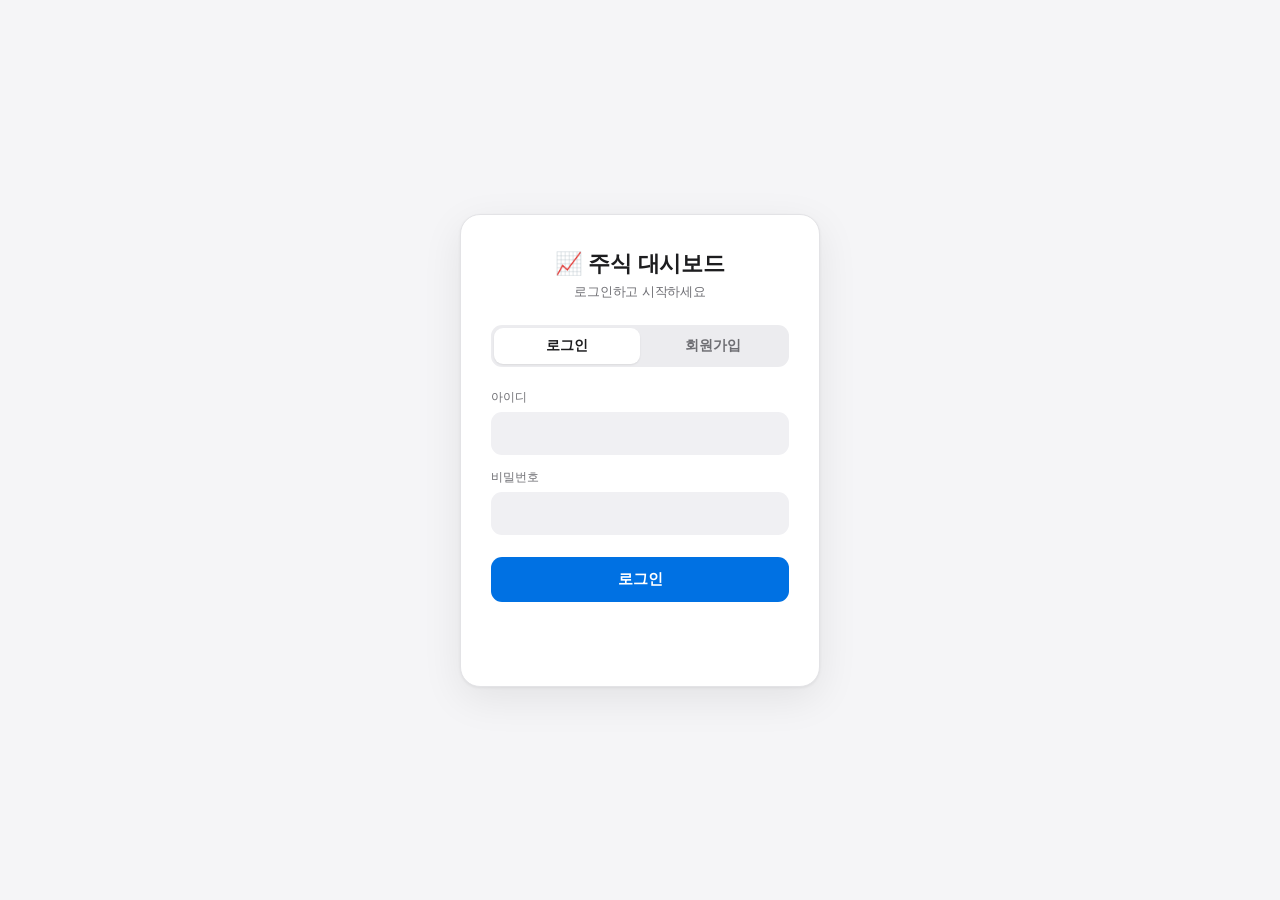
<file: web/login.html>
<!DOCTYPE html>
<html lang="ko">
<head>
  <meta charset="UTF-8" />
  <meta name="viewport" content="width=device-width, initial-scale=1.0" />
  <title>주식 대시보드 — 로그인</title>
  <style>
    :root{--bg:#f5f5f7;--card:#fff;--line:#e3e3e6;--txt:#1d1d1f;--txt2:#6e6e73;--accent:#0071e3;--down:#ff3b30;--up:#34c759;
      --font:-apple-system,BlinkMacSystemFont,"SF Pro Display","Apple SD Gothic Neo","Malgun Gothic",sans-serif;}
    *{box-sizing:border-box;margin:0;padding:0}
    body{background:var(--bg);font-family:var(--font);color:var(--txt);min-height:100vh;display:flex;align-items:center;justify-content:center;letter-spacing:-0.01em}
    .box{background:var(--card);width:360px;max-width:92vw;border:1px solid var(--line);border-radius:20px;padding:34px 30px;
      box-shadow:0 1px 3px rgba(0,0,0,.06),0 12px 40px rgba(0,0,0,.08)}
    .brand{font-size:22px;font-weight:700;text-align:center;margin-bottom:4px}
    .sub{font-size:13px;color:var(--txt2);text-align:center;margin-bottom:24px}
    .tabs{display:flex;background:#ececef;border-radius:11px;padding:3px;margin-bottom:22px}
    .tabs button{flex:1;background:none;border:none;padding:9px;border-radius:9px;font-weight:600;font-size:14px;color:var(--txt2);cursor:pointer;font-family:inherit}
    .tabs button.active{background:#fff;color:var(--txt);box-shadow:0 1px 2px rgba(0,0,0,.08)}
    label{display:block;font-size:12px;color:var(--txt2);margin:14px 0 6px}
    input{width:100%;background:#f0f0f3;border:1px solid transparent;border-radius:11px;padding:12px 14px;font-size:15px;outline:none;font-family:inherit}
    input:focus{background:#fff;border-color:var(--accent);box-shadow:0 0 0 4px rgba(0,113,227,.12)}
    .btn{width:100%;margin-top:22px;background:var(--accent);color:#fff;border:none;border-radius:11px;padding:13px;font-size:15px;font-weight:600;cursor:pointer;font-family:inherit}
    .btn:hover{background:#0060c0}
    .btn:disabled{opacity:.6;cursor:default}
    .msg{font-size:13px;margin-top:14px;text-align:center;min-height:18px}
    .msg.err{color:var(--down)} .msg.ok{color:var(--up)}
    .hint{font-size:11px;color:var(--txt2);margin-top:18px;text-align:center;line-height:1.5}
  </style>
</head>
<body>
  <div class="box">
    <div class="brand">📈 주식 대시보드</div>
    <div class="sub" id="sub">로그인하고 시작하세요</div>
    <div class="tabs">
      <button id="tabLogin" class="active" onclick="setMode('login')">로그인</button>
      <button id="tabReg" onclick="setMode('register')">회원가입</button>
    </div>
    <form id="form" onsubmit="return submitForm(event)">
      <label>아이디</label>
      <input id="username" autocomplete="username" autocapitalize="none" required />
      <label>비밀번호</label>
      <input id="password" type="password" autocomplete="current-password" required />
      <button class="btn" id="submitBtn" type="submit">로그인</button>
    </form>
    <div class="msg" id="msg"></div>
    <div class="hint" id="hint"></div>
  </div>

  <script>
    let mode = "login";
    function setMode(m) {
      mode = m;
      document.getElementById("tabLogin").classList.toggle("active", m === "login");
      document.getElementById("tabReg").classList.toggle("active", m === "register");
      document.getElementById("submitBtn").textContent = m === "login" ? "로그인" : "회원가입";
      document.getElementById("sub").textContent = m === "login" ? "로그인하고 시작하세요" : "새 계정을 만드세요";
      document.getElementById("password").setAttribute("autocomplete", m === "login" ? "current-password" : "new-password");
      document.getElementById("hint").textContent = m === "register" ? "아이디 3자 이상, 비밀번호 6자 이상" : "";
      document.getElementById("msg").textContent = "";
    }
    async function submitForm(e) {
      e.preventDefault();
      const u = document.getElementById("username").value.trim();
      const p = document.getElementById("password").value;
      const msg = document.getElementById("msg");
      const btn = document.getElementById("submitBtn");
      if (mode === "register" && (u.length < 3 || p.length < 6)) {
        msg.className = "msg err"; msg.textContent = "아이디 3자·비밀번호 6자 이상이어야 합니다."; return false;
      }
      btn.disabled = true; msg.className = "msg"; msg.textContent = "처리 중…";
      try {
        const r = await fetch("/api/" + mode, {
          method: "POST", headers: { "Content-Type": "application/json" },
          body: JSON.stringify({ username: u, password: p }),
        });
        const d = await r.json().catch(() => ({}));
        if (r.ok) { msg.className = "msg ok"; msg.textContent = "완료! 이동 중…"; location.href = "/"; }
        else { msg.className = "msg err"; msg.textContent = d.error || (r.status === 401 ? "아이디 또는 비밀번호가 틀렸습니다." : "실패했습니다."); btn.disabled = false; }
      } catch (err) { msg.className = "msg err"; msg.textContent = "네트워크 오류"; btn.disabled = false; }
      return false;
    }
  </script>
</body>
</html>
</file>
